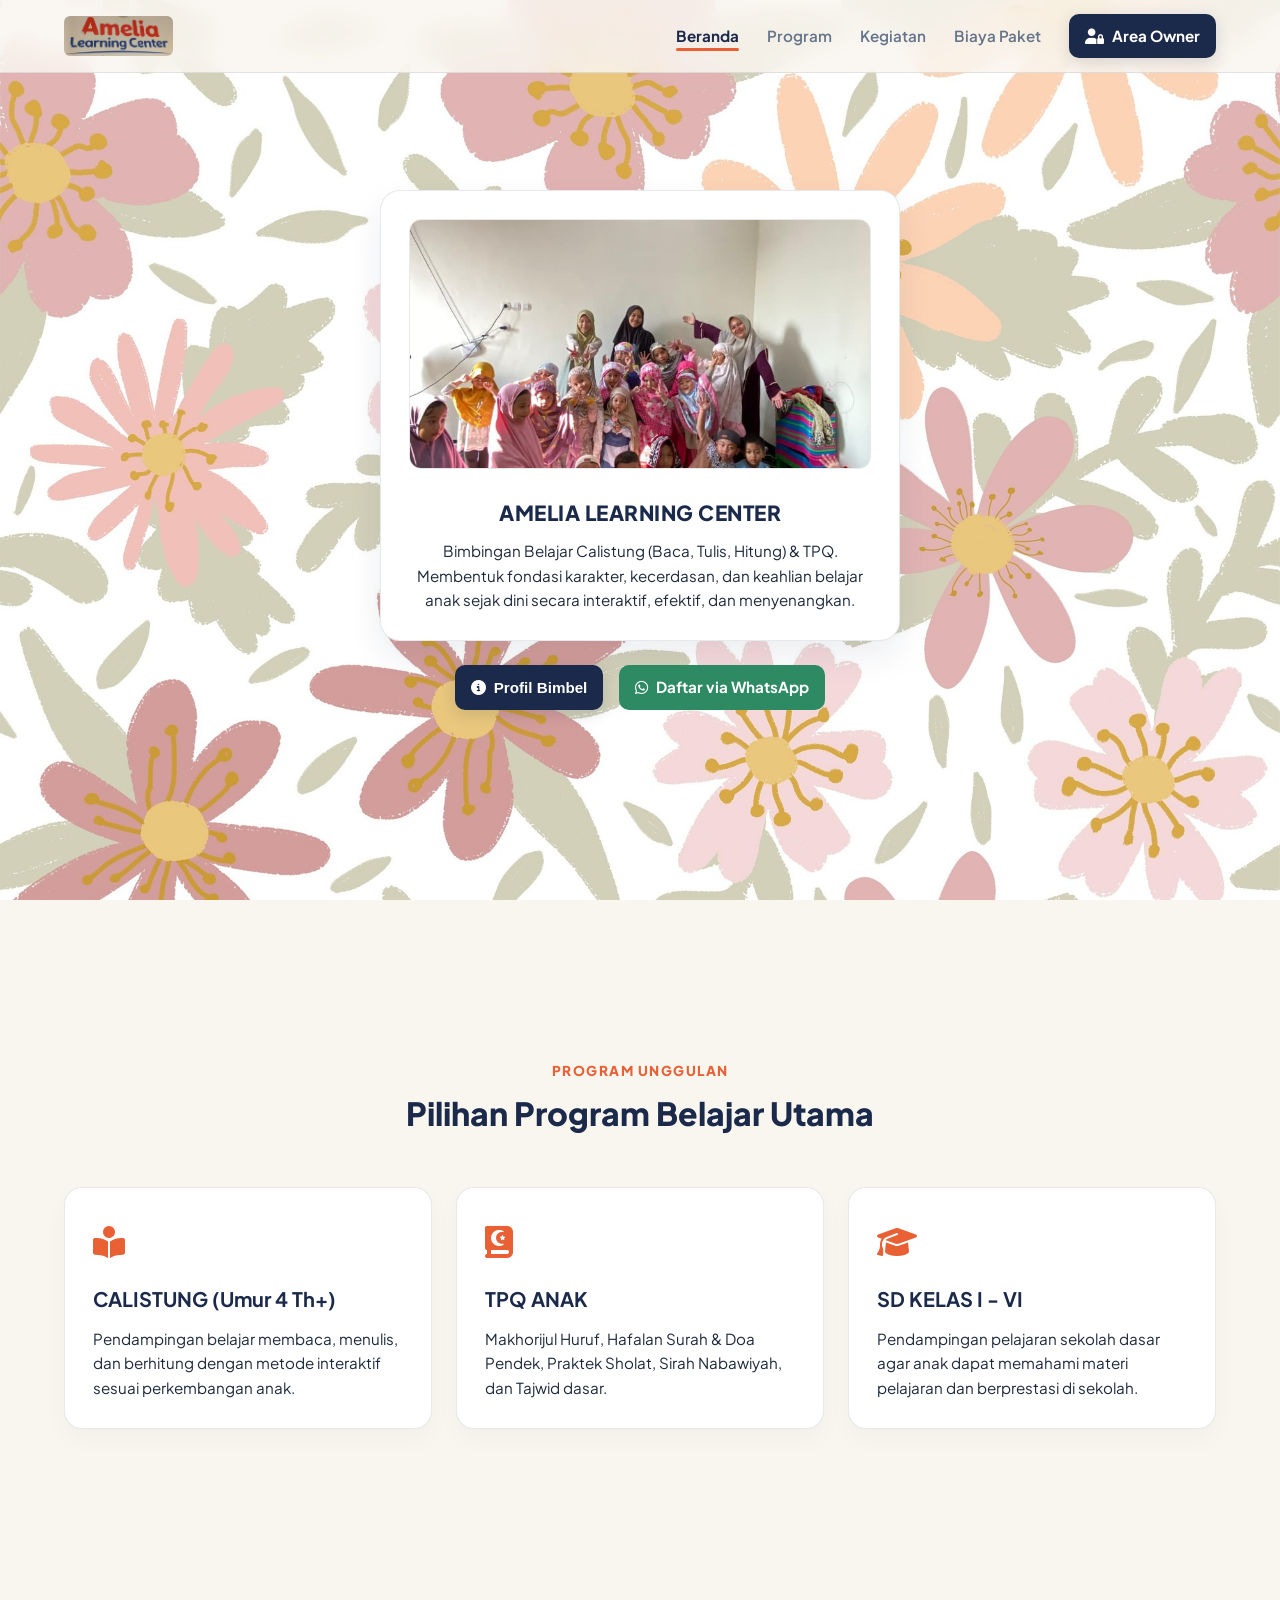
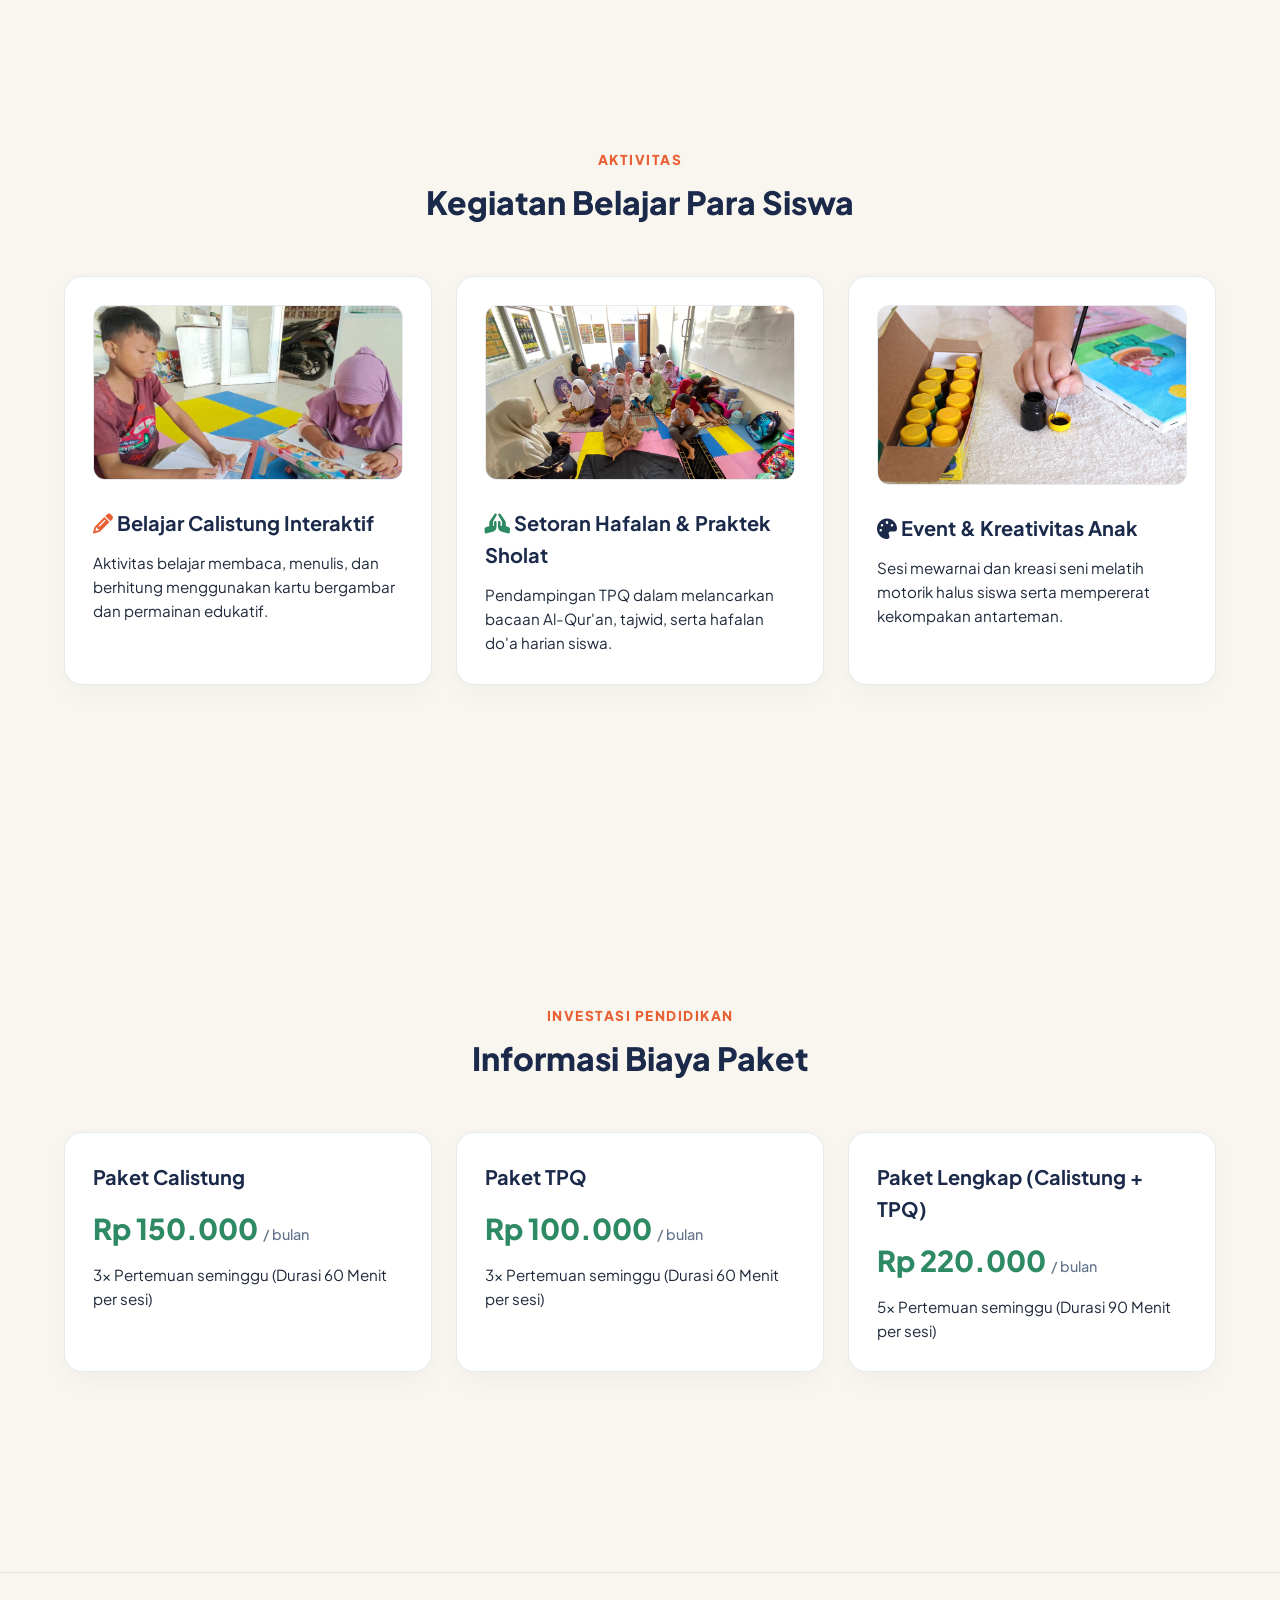
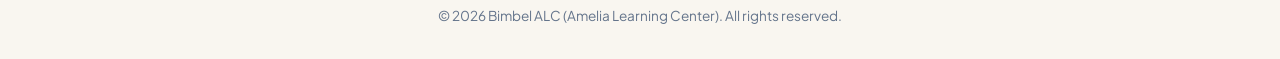
<file: index.html>
<!DOCTYPE html>
<html lang="id">
<head>
  <meta charset="UTF-8">
  <meta name="viewport" content="width=device-width, initial-scale=1.0">
  <title>Bimbel ALC - Amelia Learning Center</title>

  <!-- Google Fonts & FontAwesome Icons -->
  <link rel="preconnect" href="https://fonts.googleapis.com">
  <link rel="preconnect" href="https://fonts.gstatic.com" crossorigin>
  <link href="https://fonts.googleapis.com/css2?family=Plus+Jakarta+Sans:wght@300;400;500;600;700;800&display=swap" rel="stylesheet">
  <link rel="stylesheet" href="https://cdnjs.cloudflare.com/ajax/libs/font-awesome/6.4.0/css/all.min.css">

  <!-- External Stylesheet -->
  <link rel="stylesheet" href="style.css">
</head>
<body>

  <!-- NAVBAR GLASSMORPHISM ALC -->
  <header>
    <nav class="navbar">
      <div class="nav-container">
        <a href="index.html" class="logo">
          <img src="Logo.jpg" alt="Logo ALC" class="logo-img">
        </a>
      
        <!-- Tombol Hamburger Mobile -->
        <button class="hamburger-btn" id="hamburger" aria-label="Toggle Navigation">
          <i class="fa-solid fa-bars"></i>
        </button>

        <ul class="nav-links" id="nav-links">
          <li><a href="#home" class="nav-link active">Beranda</a></li>
          <li><a href="#program" class="nav-link">Program</a></li>
          <li><a href="#kegiatan" class="nav-link">Kegiatan</a></li> 
          <li><a href="#biaya" class="nav-link">Biaya Paket</a></li>
          <li><a href="login.html" class="btn btn-primary nav-btn-admin"><i class="fa-solid fa-user-lock"></i> Area Owner</a></li>
        </ul>
      </div>
    </nav>
  </header>

  <!-- 1. HERO SECTION -->
  <section id="home" class="hero">
    <div class="hero-container-center fade-in-element">
      <div class="hero-card">
        <img src="banner ALC.png" alt="Banner Bimbel ALC" class="profile-card-img">
        <h3>AMELIA LEARNING CENTER</h3>
        <p>
          Bimbingan Belajar Calistung (Baca, Tulis, Hitung) & TPQ. Membentuk fondasi karakter, kecerdasan, 
          dan keahlian belajar anak sejak dini secara interaktif, efektif, dan menyenangkan.
        </p>
      </div>

      <!-- Tombol Interaktif -->
      <div class="btn-group">
        <button class="btn btn-primary" id="btn-profil">
          <i class="fa-solid fa-circle-info"></i> Profil Bimbel
        </button>
        <a href="https://wa.me/6285814248922?text=Halo%20Bimbel%20ALC,%20saya%20ingin%20bertanya%20informasi%20pendaftaran" class="btn btn-secondary" target="_blank">
          <i class="fa-brands fa-whatsapp"></i> Daftar via WhatsApp
        </a>
      </div>
    </div>
  </section>

  <!-- 2. PROGRAM BELAJAR SECTION -->
  <section id="program">
    <div class="container">
      <div class="section-header fade-in-element">
        <p class="section-subtitle">Program Unggulan</p>
        <h2 class="section-title">Pilihan Program Belajar Utama</h2>
      </div>
      <div class="cards-grid">
        <div class="card fade-in-element">
          <div class="card-icon"><i class="fa-solid fa-book-open-reader"></i></div>
          <h3>CALISTUNG (Umur 4 Th+)</h3>
          <p>Pendampingan belajar membaca, menulis, dan berhitung dengan metode interaktif sesuai perkembangan anak.</p>
        </div>
        <div class="card fade-in-element">
          <div class="card-icon"><i class="fa-solid fa-quran"></i></div>
          <h3>TPQ ANAK</h3>
          <p>Makhorijul Huruf, Hafalan Surah & Doa Pendek, Praktek Sholat, Sirah Nabawiyah, dan Tajwid dasar.</p>
        </div>
        <div class="card fade-in-element">
          <div class="card-icon"><i class="fa-solid fa-graduation-cap"></i></div>
          <h3>SD KELAS I - VI</h3>
          <p>Pendampingan pelajaran sekolah dasar agar anak dapat memahami materi pelajaran dan berprestasi di sekolah.</p>
        </div>
      </div>
    </div>
  </section>

  <!-- 3. KEGIATAN SECTION -->
  <section id="kegiatan">
    <div class="container">
      <div class="section-header fade-in-element">
        <p class="section-subtitle">Aktivitas</p>
        <h2 class="section-title">Kegiatan Belajar Para Siswa</h2>
      </div>
      
      <div class="cards-grid">
        <!-- Kegiatan 1 -->
        <div class="card fade-in-element">
          <img src="belajar calistung.jpg" alt="Pembelajaran Calistung" class="profile-card-img" style="max-height: 180px;">
          <h3><i class="fa-solid fa-pencil-alt" style="color: var(--accent-orange);"></i> Belajar Calistung Interaktif</h3>
          <p>Aktivitas belajar membaca, menulis, dan berhitung menggunakan kartu bergambar dan permainan edukatif.</p>
        </div>

        <!-- Kegiatan 2 -->
        <div class="card fade-in-element">
          <img src="hafalan dan praktek sholat.jpg" alt="Praktek Mengaji dan Sholat" class="profile-card-img" style="max-height: 180px;">
          <h3><i class="fa-solid fa-hands-praying" style="color: var(--accent-green);"></i> Setoran Hafalan & Praktek Sholat</h3>
          <p>Pendampingan TPQ dalam melancarkan bacaan Al-Qur'an, tajwid, serta hafalan do'a harian siswa.</p>
        </div>

        <!-- Kegiatan 3 -->
        <div class="card fade-in-element">
          <img src="kreatif anak.jpg" alt="Kreativitas Anak" class="profile-card-img" style="max-height: 180px;">
          <h3><i class="fa-solid fa-palette" style="color: var(--primary);"></i> Event & Kreativitas Anak</h3>
          <p>Sesi mewarnai dan kreasi seni melatih motorik halus siswa serta mempererat kekompakan antarteman.</p>
        </div>
      </div>
    </div>
  </section>

  <!-- 4. BIAYA PAKET SECTION -->
  <section id="biaya">
    <div class="container">
      <div class="section-header fade-in-element">
        <p class="section-subtitle">Investasi Pendidikan</p>
        <h2 class="section-title">Informasi Biaya Paket</h2>
      </div>
      <div class="cards-grid">
        <div class="card fade-in-element">
          <h3>Paket Calistung</h3>
          <div class="price">Rp 150.000 <span>/ bulan</span></div>
          <p>3x Pertemuan seminggu (Durasi 60 Menit per sesi)</p>
        </div>
        <div class="card fade-in-element">
          <h3>Paket TPQ</h3>
          <div class="price">Rp 100.000 <span>/ bulan</span></div>
          <p>3x Pertemuan seminggu (Durasi 60 Menit per sesi)</p>
        </div>
        <div class="card fade-in-element">
          <h3>Paket Lengkap (Calistung + TPQ)</h3>
          <div class="price">Rp 220.000 <span>/ bulan</span></div>
          <p>5x Pertemuan seminggu (Durasi 90 Menit per sesi)</p>
        </div>
      </div>
    </div>
  </section>

  <!-- FOOTER -->
  <footer>
    <p>&copy; 2026 Bimbel ALC (Amelia Learning Center). All rights reserved.</p>
  </footer>

  <!-- MODAL INTERAKTIF: PROFIL & KEUNGGULAN ALC -->
  <div class="modal" id="modal-profil">
    <div class="modal-content">
      <button class="modal-close" id="modal-close">&times;</button>
      <h2 style="color: var(--primary); margin-bottom: 20px;"><i class="fa-solid fa-award"></i> Tentang Bimbel ALC</h2>
      
      <div class="experience-item">
        <h3>Pendekatan Belajar Personal</h3>
        <p class="company">Metode Ramah Anak</p>
        <p>Setiap anak belajar dengan ritme sendiri. Kami memastikan suasana belajar kondusif, sabar, dan tanpa tekanan.</p>
      </div>

      <div class="experience-item">
        <h3>Pengajar Berpengalaman</h3>
        <p class="company">Kualifikasi Terbaik</p>
        <p>Tenaga pengajar sabar, telaten, dan berdedikasi tinggi dalam membimbing pembentukan karakter anak.</p>
      </div>

      <div class="experience-item">
        <h3>Fasilitas Lengkap & Nyaman</h3>
        <p class="company">Lingkungan Belajar Ideal</p>
        <p>Ruang belajar bersih, ber-AC, dan dilengkapi alat peraga edukatif untuk mengoptimalkan pemahaman anak.</p>
      </div>
    </div>
  </div>

  <!-- File JavaScript External -->
  <script src="script.js"></script>
</body>
</html>
</file>
<file: style.css>
/* ==========================================
   1. CSS VARIABLES & ALC COLOR PALETTE
   ========================================== */
:root {
  /* Palet Warna Ekstraksi Banner ALC */
  --bg-main: #f9f6f0;         /* Krem Warm Sand (Background Utama) */
  --bg-card: #ffffff;         /* Putih Bersih untuk Kartu & Kontainer */
  --bg-card-hover: #f1ebd9;   /* Krem Soft Hover */
  
  --primary: #1b2a4a;         /* Biru Dongker (Elegan, Utama) */
  --primary-glow: rgba(27, 42, 74, 0.15);
  
  --accent-orange: #e86034;   /* Orange / Terracotta ALC */
  --accent-green: #2d8a63;    /* Hijau TPQ */
  
  --text-primary: #1e293b;    /* Teks Gelap Kontras */
  --text-secondary: #64748b;  /* Teks Abu-abu Soft */
  --border-color: rgba(27, 42, 74, 0.1);
  
  --nav-bg: rgba(249, 246, 240, 0.85); /* Glassmorphism Warm Sand */
  --danger: #dc2626;          /* Merah Hapus / Logout */
  --transition: all 0.3s cubic-bezier(0.4, 0, 0.2, 1);
}

/* ==========================================
   2. RESET & BASE STYLES
   ========================================== */
* {
  margin: 0;
  padding: 0;
  box-sizing: border-box;
  scroll-behavior: smooth;
}

body {
  font-family: 'Plus Jakarta Sans', sans-serif;
  background-color: var(--bg-main);
  color: var(--text-primary);
  line-height: 1.6;
  overflow-x: hidden;
}

.container {
  max-width: 1200px;
  margin: 0 auto;
  padding: 80px 24px;
}

/* ==========================================
   3. NAVBAR GLASSMORPHISM & INTERAKTIF ALC
   ========================================== */
.navbar {
  position: fixed;
  top: 0;
  left: 0;
  width: 100%;
  z-index: 1000;
  background: var(--nav-bg);
  backdrop-filter: blur(12px);
  -webkit-backdrop-filter: blur(12px);
  border-bottom: 1px solid var(--border-color);
  transition: var(--transition);
}

.navbar.scrolled {
  box-shadow: 0 10px 25px rgba(27, 42, 74, 0.1);
  padding: 4px 0;
}

.nav-container {
  max-width: 1200px;
  margin: 0 auto;
  display: flex;
  justify-content: space-between;
  align-items: center;
  padding: 14px 24px;
}

.logo {
  display: flex;
  align-items: center;
  gap: 12px;
  text-decoration: none;
  font-size: 1.3rem;
  font-weight: 800;
  color: var(--primary);
  letter-spacing: -0.5px;
}

.logo span {
  color: var(--accent-orange);
}

.logo-img {
  height: 40px;
  width: auto;
  object-fit: contain;
  border-radius: 6px;
}

/* Link Menu Desktop */
.nav-links {
  display: flex;
  list-style: none;
  gap: 28px;
  align-items: center;
}

.nav-link {
  text-decoration: none;
  color: var(--text-secondary);
  font-size: 0.95rem;
  font-weight: 600;
  position: relative;
  padding: 6px 0;
  transition: var(--transition);
}

.nav-link::after {
  content: '';
  position: absolute;
  bottom: 0;
  left: 0;
  width: 0%;
  height: 3px;
  background-color: var(--accent-orange);
  border-radius: 2px;
  transition: var(--transition);
}

.nav-link:hover {
  color: var(--primary);
}

.nav-link:hover::after,
.nav-link.active::after {
  width: 100%;
}

.nav-link.active {
  color: var(--primary);
  font-weight: 700;
}

.hamburger-btn, 
.hamburger {
  display: none;
  background: transparent;
  border: none;
  font-size: 1.5rem;
  color: #1e293b;
  cursor: pointer;
  padding: 5px;
}

/* ==========================================
   4. SECTION BACKGROUND & HERO
   ========================================== */
section {
  padding: 90px 24px;
  width: 100%;
  position: relative;
  background-size: cover;
  background-position: center;
  background-repeat: no-repeat;
}

.hero {
  min-height: 100vh;
  display: flex;
  align-items: center;
  justify-content: center;
  background-image: url('beranda.jpg');
  background-position: center;
  background-repeat: no-repeat;
  background-attachment: fixed;
  padding: 80px 0;
}

.hero-container-center {
  display: flex;
  flex-direction: column;
  align-items: center;
  justify-content: center;
  max-width: 520px;
  width: 100%;
  margin: 0 auto;
}

.hero-card {
  background: var(--bg-card);
  border: 1px solid var(--border-color);
  border-radius: 20px;
  padding: 28px;
  box-shadow: 0 15px 35px rgba(27, 42, 74, 0.08);
  width: 100%;
  margin-bottom: 24px;
  text-align: center;
}

.hero-card h3 {
  font-size: 1.3rem;
  color: var(--primary);
  font-weight: 800;
  letter-spacing: 0.5px;
  margin-bottom: 10px;
}

.hero-card p {
  color: var(--text-primary);
  font-size: 0.95rem;
  line-height: 1.6;
}

.profile-card-img {
  width: 100%;
  height: auto;
  max-height: 250px;
  object-fit: cover;
  border-radius: 12px;
  margin-bottom: 20px;
  border: 1px solid var(--border-color);
}

#program {
  background-image: url('program.jpg');  
  background-position: center;
  background-repeat: no-repeat;
  background-attachment: fixed;
  padding: 80px 0;
}

#kegiatan {
  background-image: linear-gradient(rgba(249, 246, 240, 0.50), rgba(249, 246, 240, 0.50)), url('kegiatan.jpg');
  background-position: center;
  background-repeat: no-repeat;
  background-attachment: fixed;
  padding: 80px 0;
}

#biaya {
  background-image: url('biaya.jpg');
  background-position: center;
  background-repeat: no-repeat;
  background-attachment: fixed;
  padding: 80px 0;
}

/* ==========================================
   5. BUTTONS & INTERACTION
   ========================================== */
.btn-group {
  display: flex;
  gap: 16px;
  justify-content: center;
  width: 100%;
  flex-wrap: wrap;
}

.btn {
  padding: 10px 16px;
  border-radius: 10px;
  font-weight: 700;
  text-decoration: none;
  transition: var(--transition);
  display: inline-flex;
  align-items: center;
  gap: 8px;
  font-size: 0.95rem;
  cursor: pointer;
  border: none;
}

.btn-primary {
  background: var(--primary);
  color: #ffffff;
  box-shadow: 0 4px 15px var(--primary-glow);
}

.btn-primary:hover {
  transform: translateY(-2px);
  background: #111d35;
}

.btn-secondary {
  background: var(--accent-green);
  color: #ffffff;
}

.btn-secondary:hover {
  transform: translateY(-2px);
  background: #236c4d;
}

.btn-full {
  width: 100%;
  justify-content: center;
}

/* ==========================================
   6. CARDS GRID (PROGRAM & BIAYA)
   ========================================== */
.section-header {
  text-align: center;
  margin-bottom: 48px;
}

.section-subtitle {
  color: var(--accent-orange);
  font-size: 0.85rem;
  font-weight: 800;
  text-transform: uppercase;
  letter-spacing: 1.5px;
  margin-bottom: 6px;
}

.section-title {
  font-size: 2rem;
  font-weight: 800;
  color: var(--primary);
}

.cards-grid {
  display: grid;
  grid-template-columns: repeat(auto-fit, minmax(300px, 1fr));
  gap: 24px;
}

.card {
  background: var(--bg-card);
  border: 1px solid var(--border-color);
  border-radius: 18px;
  padding: 28px;
  transition: var(--transition);
  box-shadow: 0 10px 25px rgba(0, 0, 0, 0.03);
}

.card:hover {
  transform: translateY(-5px);
  border-color: var(--accent-orange);
  box-shadow: 0 15px 30px rgba(232, 96, 52, 0.12);
}

.card-icon {
  font-size: 2rem;
  color: var(--accent-orange);
  margin-bottom: 16px;
}

.card h3 {
  font-size: 1.25rem;
  color: var(--primary);
  margin-bottom: 12px;
}

.card p {
  color: var(--text-primary);
  font-size: 0.95rem;
}

.price {
  font-size: 1.8rem;
  font-weight: 800;
  color: var(--accent-green);
  margin: 12px 0;
}

.price span {
  font-size: 0.9rem;
  color: var(--text-secondary);
  font-weight: 500;
}

/* ==========================================
   7. MODAL POP-UP
   ========================================== */
.modal {
  position: fixed;
  top: 0;
  left: 0;
  width: 100%;
  height: 100%;
  background: rgba(15, 23, 42, 0.6);
  backdrop-filter: blur(6px);
  display: flex;
  align-items: center;
  justify-content: center;
  opacity: 0;
  pointer-events: none;
  transition: var(--transition);
  z-index: 2000;
  padding: 20px;
}

.modal.active {
  opacity: 1;
  pointer-events: all;
}

.modal-content {
  background: var(--bg-card);
  border-radius: 20px;
  padding: 32px;
  max-width: 500px;
  width: 100%;
  position: relative;
  transform: translateY(20px);
  transition: var(--transition);
  box-shadow: 0 25px 50px rgba(0, 0, 0, 0.2);
}

.modal.active .modal-content {
  transform: translateY(0);
}

.modal-close {
  position: absolute;
  top: 16px;
  right: 20px;
  background: none;
  border: none;
  font-size: 1.8rem;
  cursor: pointer;
  color: var(--text-secondary);
}

.experience-item {
  border-left: 3px solid var(--accent-orange);
  padding-left: 16px;
  margin-bottom: 20px;
}

.experience-item h3 {
  font-size: 1.05rem;
  color: var(--primary);
}

.experience-item .company {
  font-size: 0.85rem;
  color: var(--accent-green);
  font-weight: 700;
  margin-bottom: 4px;
}

/* ==========================================
   8. HALAMAN LOGIN & DASHBOARD OWNER
   ========================================== */
.login-body {
  display: flex;
  align-items: center;
  justify-content: center;
  min-height: 100vh;
  padding: 20px;
  margin: 0;
  background-image: url('login.jpg');
  background-size: cover;
  background-position: center;
  background-repeat: no-repeat;
  background-attachment: fixed;
  position: relative;
  overflow: hidden;
}

.login-body #particles-js {
  position: fixed;
  top: 0;
  left: 0;
  width: 100%;
  height: 100%;
  z-index: 0;
  pointer-events: none;
}

.login-card {
  position: relative;
  z-index: 1;
  width: 100%;
  max-width: 400px;
  text-align: center;
  background: rgba(255, 255, 255, 0.85);
  backdrop-filter: blur(12px);
  -webkit-backdrop-filter: blur(12px);
  border: 1px solid rgba(255, 255, 255, 0.4);
  border-radius: 16px;
  padding: 32px 24px;
  box-shadow: 0 15px 35px rgba(0, 0, 0, 0.1);
}

body.dashboard-body {
  background-image: url('lilly dashboard.jpg');
  background-size: cover;
  background-position: center;
  background-attachment: fixed;
  min-height: 100vh;
}

.stats-grid {
  display: grid;
  grid-template-columns: repeat(auto-fit, minmax(220px, 1fr));
  gap: 20px;
  margin-bottom: 32px;
}

.stat-card {
  background: var(--bg-card);
  padding: 20px;
  border-radius: 14px;
  border: 1px solid var(--border-color);
}

.stat-card h4 {
  font-size: 0.85rem;
  color: var(--text-secondary);
  margin-bottom: 8px;
}

.stat-card .value {
  font-size: 1.5rem;
  font-weight: 800;
}

.text-income { color: var(--accent-green); }
.text-expense { color: var(--danger); }
.text-profit { color: var(--primary); }

.admin-flex {
  display: flex;
  gap: 24px;
  align-items: flex-start;
  width: 100%;
}

.form-container, 
.table-container {
  background-image: linear-gradient(rgba(255, 255, 255, 0.92), rgba(255, 255, 255, 0.92)), url('lilly dashboard.jpg');
  background-size: cover;
  background-position: center;
  border-radius: 16px;
  padding: 24px;
  border: 1px solid var(--border-color);
  box-shadow: 0 4px 15px rgba(0, 0, 0, 0.08);
  box-sizing: border-box;
}

.form-container { flex: 1; width: 100%; }
.table-container { flex: 2; width: 100%; }

.form-group {
  margin-bottom: 16px;
}

.form-group label {
  display: block;
  font-size: 0.85rem;
  font-weight: 700;
  margin-bottom: 6px;
  color: var(--primary);
}

.form-group input, 
.form-group select {
  width: 100%;
  padding: 10px 14px;
  border-radius: 8px;
  border: 1px solid var(--border-color);
  background: var(--bg-main);
  font-family: inherit;
  font-size: 0.9rem;
}

.table-wrapper {
  overflow-x: auto;
  margin-top: 16px;
}

table {
  width: 100%;
  border-collapse: collapse;
  text-align: left;
  font-size: 0.9rem;
  background-color: transparent;
}

th, td {
  padding: 12px;
  border-bottom: 1px solid var(--border-color);
}

th {
  background-color: rgba(243, 244, 246, 0.85);
  color: var(--primary);
  font-weight: 700;
}

.badge-in {
  background: rgba(45, 138, 99, 0.15);
  color: var(--accent-green);
  padding: 4px 8px;
  border-radius: 6px;
  font-weight: 700;
  font-size: 0.75rem;
}

.badge-out {
  background: rgba(220, 38, 38, 0.15);
  color: var(--danger);
  padding: 4px 8px;
  border-radius: 6px;
  font-weight: 700;
  font-size: 0.75rem;
}

.btn-delete {
  background: none;
  border: none;
  color: var(--danger);
  cursor: pointer;
  font-size: 1rem;
}

/* ==========================================
   9. SCROLL ANIMATIONS & FOOTER
   ========================================== */
.fade-in-element {
  opacity: 0;
  transform: translateY(30px);
  transition: opacity 0.6s ease-out, transform 0.6s ease-out;
}

.fade-in-element.appear {
  opacity: 1;
  transform: translateY(0);
}

footer {
  text-align: center;
  padding: 32px 24px;
  border-top: 1px solid var(--border-color);
  color: var(--text-secondary);
  font-size: 0.85rem;
  background-color: var(--bg-main);
  margin-top: 40px;
}

/* ==========================================
   10. MEDIA QUERIES (KHUSUS TAMPILAN HP)
   ========================================== */
@media screen and (max-width: 768px) {
  .hamburger-btn,
  .hamburger {
    display: block !important;
    z-index: 1001;
  }

  .nav-links {
    position: fixed;
    top: 70px;
    right: 16px;
    left: 16px;
    width: calc(100% - 32px);
    height: auto;
    background: rgba(249, 246, 240, 0.95);
    backdrop-filter: blur(16px);
    -webkit-backdrop-filter: blur(16px);
    flex-direction: column;
    align-items: center;
    padding: 20px 0;
    gap: 16px;
    border-radius: 16px;
    border: 1px solid var(--border-color);
    box-shadow: 0 10px 30px rgba(0, 0, 0, 0.15);
    opacity: 0;
    visibility: hidden;
    pointer-events: none;
    transform: translateY(-10px);
    transition: all 0.3s ease-in-out;
  }

  .nav-links.show {
    opacity: 1;
    visibility: visible;
    pointer-events: auto;
    transform: translateY(0);
  }

  .nav-link {
    font-size: 1rem;
    padding: 6px 0;
  }

  .nav-btn-admin {
    width: 90%;
    text-align: center;
    justify-content: center;
  }

  .admin-flex {
    flex-direction: column;
    gap: 20px;
  }

  .form-container,
  .table-container {
    width: 100% !important;
    padding: 18px;
  }
}
</file>
